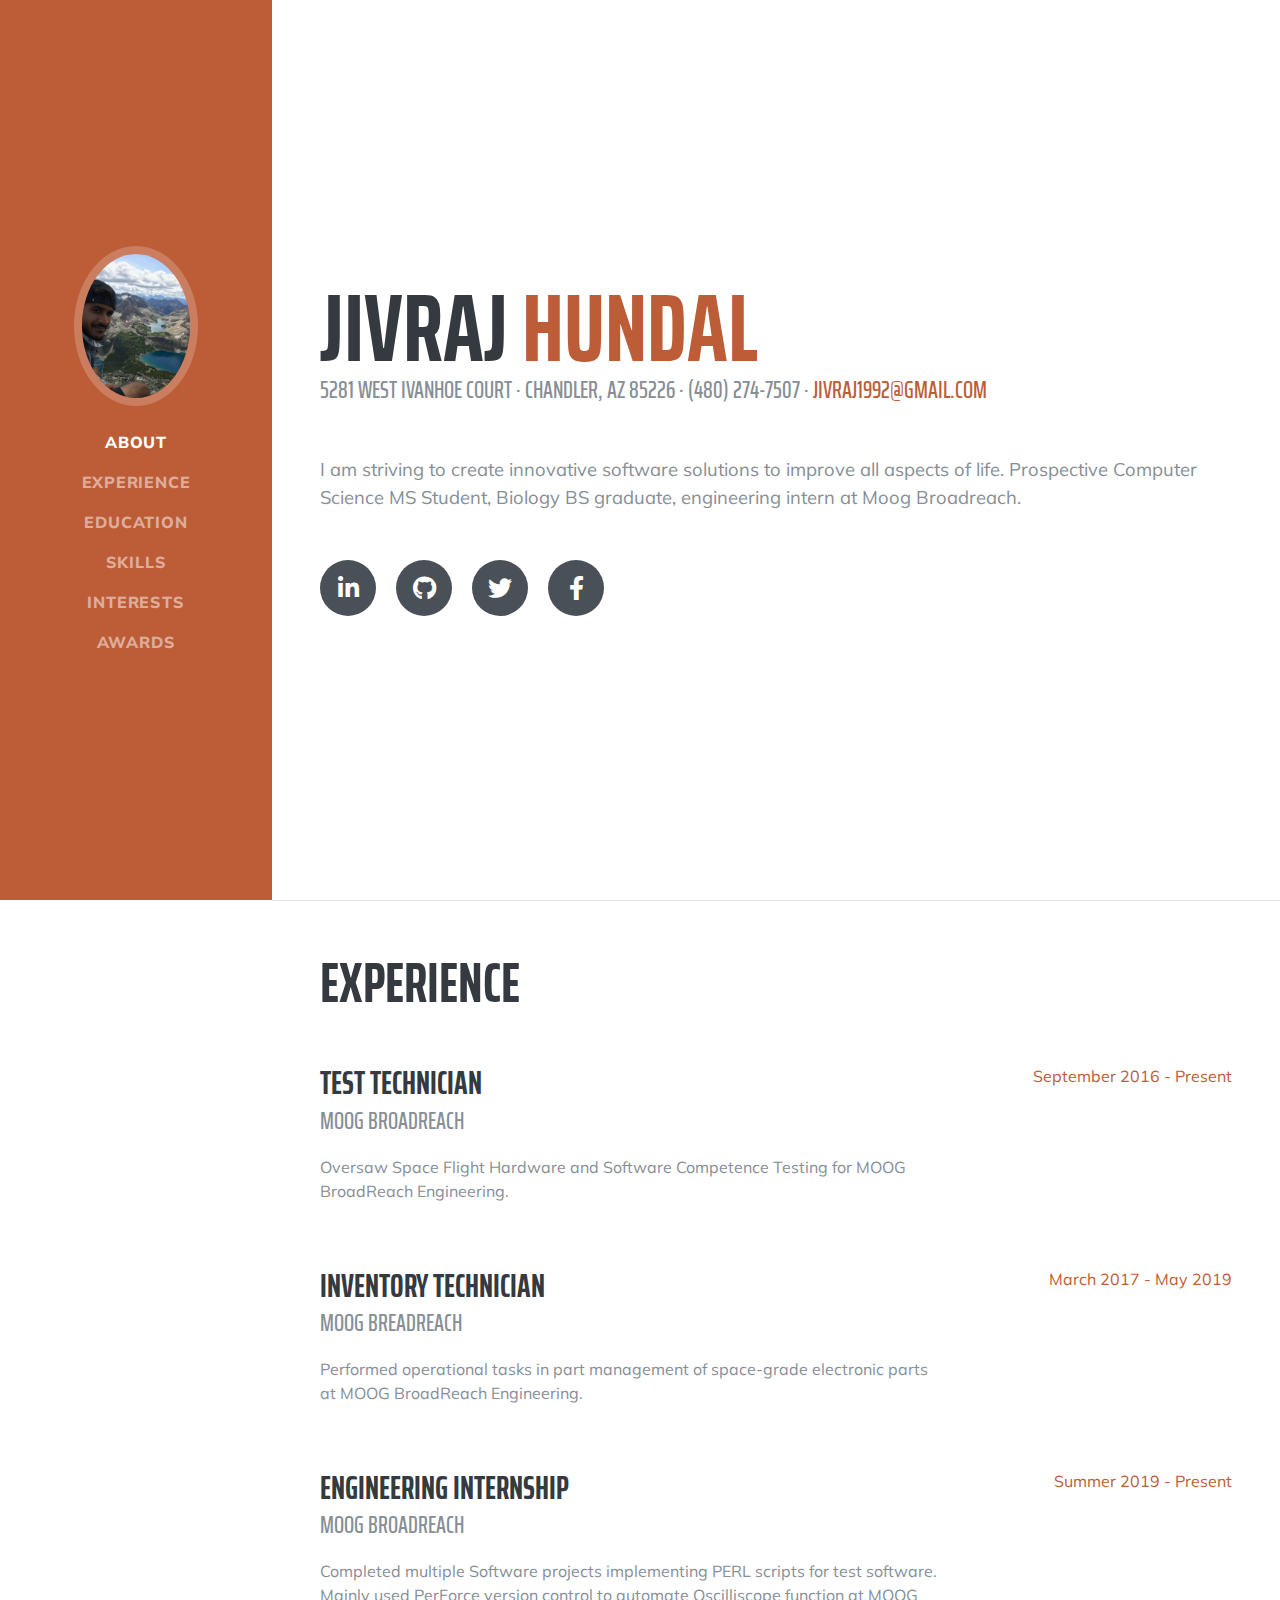
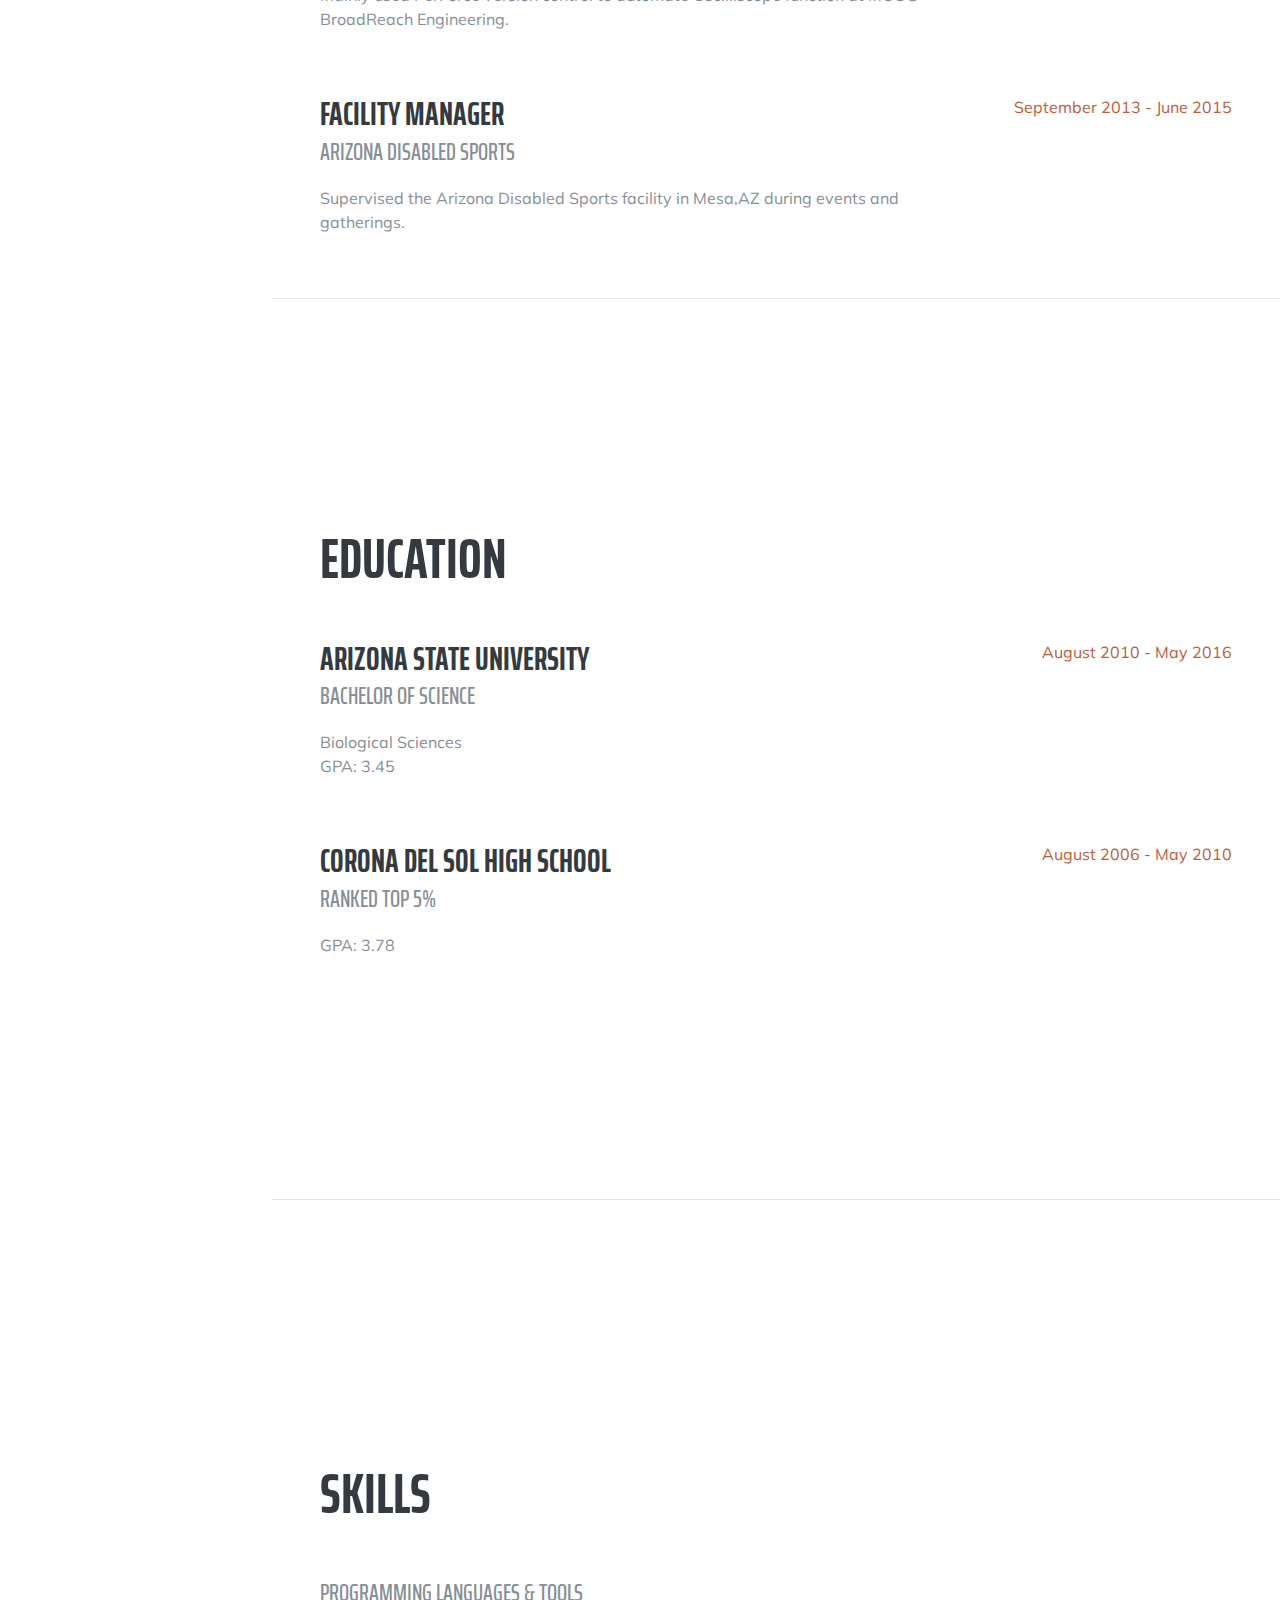
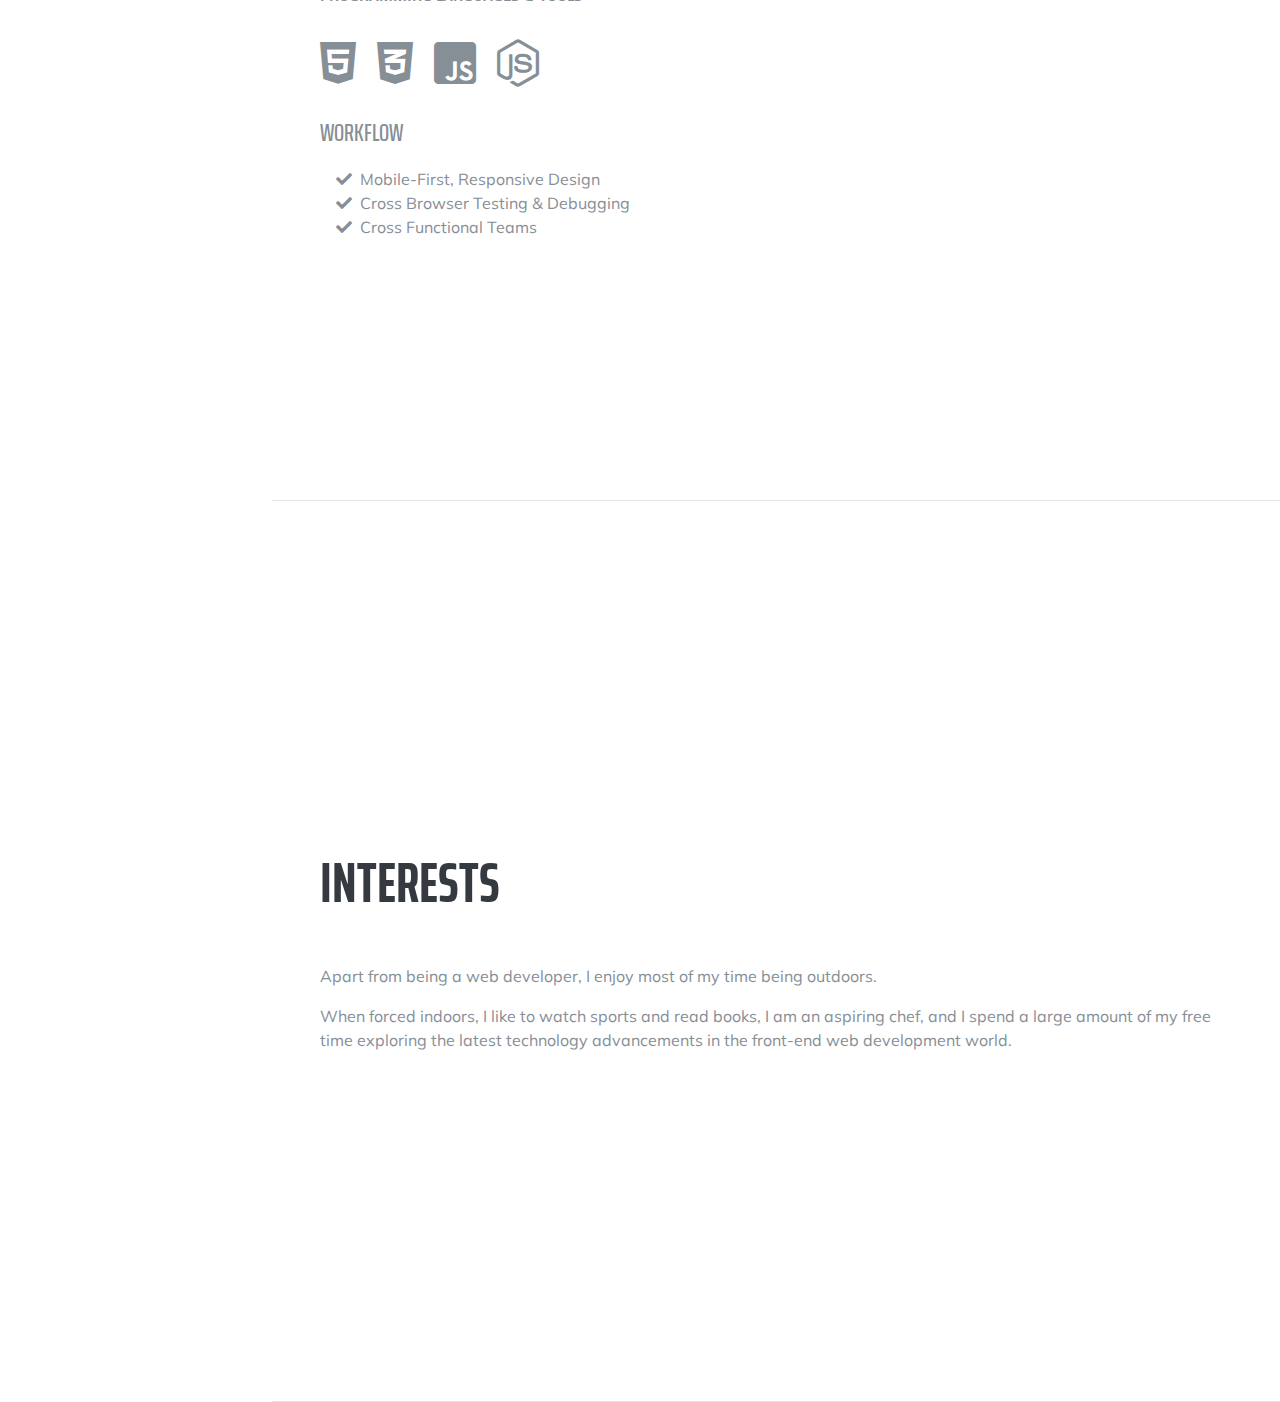
<file: index.html>
<!DOCTYPE html>
<html lang="en">

<head>

  <meta charset="utf-8">
  <meta name="viewport" content="width=device-width, initial-scale=1, shrink-to-fit=no">
  <meta name="description" content="">
  <meta name="author" content="">

  <title> Jivraj Hundal</title>

  <!-- Bootstrap core CSS -->
  <link href="vendor/bootstrap/css/bootstrap.min.css" rel="stylesheet">

  <!-- Custom fonts for this template -->
  <link href="https://fonts.googleapis.com/css?family=Saira+Extra+Condensed:500,700" rel="stylesheet">
  <link href="https://fonts.googleapis.com/css?family=Muli:400,400i,800,800i" rel="stylesheet">
  <link href="vendor/fontawesome-free/css/all.min.css" rel="stylesheet">

  <!-- Custom styles for this template -->
  <link href="css/resume.css" rel="stylesheet">

</head>

<body id="page-top">

  <nav class="navbar navbar-expand-lg navbar-dark bg-primary fixed-top" id="sideNav">
    <a class="navbar-brand js-scroll-trigger" href="#page-top">
      <span class="d-block d-lg-none">Jivraj Hundal</span>
      <span class="d-none d-lg-block">
        <img class="img-fluid img-profile rounded-circle mx-auto mb-2" src="img/profile.jpeg" alt="">
      </span>
    </a>
    <button class="navbar-toggler" type="button" data-toggle="collapse" data-target="#navbarSupportedContent" aria-controls="navbarSupportedContent" aria-expanded="false" aria-label="Toggle navigation">
      <span class="navbar-toggler-icon"></span>
    </button>
    <div class="collapse navbar-collapse" id="navbarSupportedContent">
      <ul class="navbar-nav">
        <li class="nav-item">
          <a class="nav-link js-scroll-trigger" href="#about">About</a>
        </li>
        <li class="nav-item">
          <a class="nav-link js-scroll-trigger" href="#experience">Experience</a>
        </li>
        <li class="nav-item">
          <a class="nav-link js-scroll-trigger" href="#education">Education</a>
        </li>
        <li class="nav-item">
          <a class="nav-link js-scroll-trigger" href="#skills">Skills</a>
        </li>
        <li class="nav-item">
          <a class="nav-link js-scroll-trigger" href="#interests">Interests</a>
        </li>
        <li class="nav-item">
          <a class="nav-link js-scroll-trigger" href="#awards">Awards</a>
        </li>
      </ul>
    </div>
  </nav>

  <div class="container-fluid p-0">

    <section class="resume-section p-3 p-lg-5 d-flex align-items-center" id="about">
      <div class="w-100">
        <h1 class="mb-0">Jivraj
          <span class="text-primary">Hundal</span>
        </h1>
        <div class="subheading mb-5">5281 West Ivanhoe Court · Chandler, AZ 85226 · (480) 274-7507 ·
          <a href="mailto:jivraj1992@gmail.com">jivraj1992@gmail.com</a>
        </div>
        <p class="lead mb-5">I am striving to create innovative software solutions to improve all aspects of life. Prospective Computer Science MS Student, Biology BS graduate, engineering intern at Moog Broadreach.</p>
        <div class="social-icons">
          <a href="#">
            <i class="fab fa-linkedin-in"></i>
          </a>
          <a href="#">
            <i class="fab fa-github"></i>
          </a>
          <a href="#">
            <i class="fab fa-twitter"></i>
          </a>
          <a href="#">
            <i class="fab fa-facebook-f"></i>
          </a>
        </div>
      </div>
    </section>

    <hr class="m-0">

    <section class="resume-section p-3 p-lg-5 d-flex justify-content-center" id="experience">
      <div class="w-100">
        <h2 class="mb-5">Experience</h2>

        <div class="resume-item d-flex flex-column flex-md-row justify-content-between mb-5">
          <div class="resume-content">
            <h3 class="mb-0">Test Technician</h3>
            <div class="subheading mb-3">Moog Broadreach</div>
            <p>Oversaw Space Flight Hardware and Software Competence Testing for MOOG BroadReach Engineering.</p>
          </div>
          <div class="resume-date text-md-right">
            <span class="text-primary">September 2016 - Present</span>
          </div>
        </div>

        <div class="resume-item d-flex flex-column flex-md-row justify-content-between mb-5">
          <div class="resume-content">
            <h3 class="mb-0">Inventory Technician</h3>
            <div class="subheading mb-3">Moog Breadreach</div>
            <p>Performed operational tasks in part management of space-grade electronic
          parts at MOOG BroadReach Engineering.</p>
          </div>
          <div class="resume-date text-md-right">
            <span class="text-primary">March 2017 - May 2019</span>
          </div>
        </div>

        <div class="resume-item d-flex flex-column flex-md-row justify-content-between mb-5">
          <div class="resume-content">
            <h3 class="mb-0">Engineering Internship</h3>
            <div class="subheading mb-3">Moog Broadreach</div>
            <p>Completed multiple Software projects implementing PERL scripts for test
              software. Mainly used PerForce version control to automate Oscilliscope function at MOOG BroadReach Engineering.</p>
          </div>
          <div class="resume-date text-md-right">
            <span class="text-primary">Summer 2019 - Present</span>
          </div>
        </div>

        <div class="resume-item d-flex flex-column flex-md-row justify-content-between">
          <div class="resume-content">
            <h3 class="mb-0">Facility Manager</h3>
            <div class="subheading mb-3">Arizona Disabled Sports</div>
            <p>Supervised the Arizona Disabled Sports facility in Mesa,AZ during events and gatherings. </p>
          </div>
          <div class="resume-date text-md-right">
            <span class="text-primary">September 2013 - June 2015</span>
          </div>
        </div>

      </div>

    </section>

    <hr class="m-0">

    <section class="resume-section p-3 p-lg-5 d-flex align-items-center" id="education">
      <div class="w-100">
        <h2 class="mb-5">Education</h2>

        <div class="resume-item d-flex flex-column flex-md-row justify-content-between mb-5">
          <div class="resume-content">
            <h3 class="mb-0">Arizona State University</h3>
            <div class="subheading mb-3">Bachelor of Science</div>
            <div>Biological Sciences</div>
            <p>GPA: 3.45</p>
          </div>
          <div class="resume-date text-md-right">
            <span class="text-primary">August 2010 - May 2016</span>
          </div>
        </div>

        <div class="resume-item d-flex flex-column flex-md-row justify-content-between">
          <div class="resume-content">
            <h3 class="mb-0">Corona Del Sol High School</h3>
            <div class="subheading mb-3">ranked top 5% </div>
            <p>GPA: 3.78</p>
          </div>
          <div class="resume-date text-md-right">
            <span class="text-primary">August 2006 - May 2010</span>
          </div>
        </div>

      </div>
    </section>

    <hr class="m-0">

    <section class="resume-section p-3 p-lg-5 d-flex align-items-center" id="skills">
      <div class="w-100">
        <h2 class="mb-5">Skills</h2>

        <div class="subheading mb-3">Programming Languages &amp; Tools</div>
        <ul class="list-inline dev-icons">
          <li class="list-inline-item">
            <i class="fab fa-html5"></i>
          </li>
          <li class="list-inline-item">
            <i class="fab fa-css3-alt"></i>
          </li>
          <li class="list-inline-item">
            <i class="fab fa-js-square"></i>
          </li>

          <li class="list-inline-item">
            <i class="fab fa-node-js"></i>
          </li>

        </ul>

        <div class="subheading mb-3">Workflow</div>
        <ul class="fa-ul mb-0">
          <li>
            <i class="fa-li fa fa-check"></i>
            Mobile-First, Responsive Design</li>
          <li>
            <i class="fa-li fa fa-check"></i>
            Cross Browser Testing &amp; Debugging</li>
          <li>
            <i class="fa-li fa fa-check"></i>
            Cross Functional Teams</li>
        </ul>
      </div>
    </section>

    <hr class="m-0">

    <section class="resume-section p-3 p-lg-5 d-flex align-items-center" id="interests">
      <div class="w-100">
        <h2 class="mb-5">Interests</h2>
        <p>Apart from being a web developer, I enjoy most of my time being outdoors.</p>
        <p class="mb-0">When forced indoors, I like to watch sports and read books, I am an aspiring chef, and I spend a large amount of my free time exploring the latest technology advancements in the front-end web development world.</p>
      </div>
    </section>

    <hr class="m-0">

  
  </div>

  <!-- Bootstrap core JavaScript -->
  <script src="vendor/jquery/jquery.min.js"></script>
  <script src="vendor/bootstrap/js/bootstrap.bundle.min.js"></script>

  <!-- Plugin JavaScript -->
  <script src="vendor/jquery-easing/jquery.easing.min.js"></script>

  <!-- Custom scripts for this template -->
  <script src="js/resume.js"></script>

</body>

</html>
</file>
<file: css/resume.css>
/*!
 * Start Bootstrap - Resume v5.0.8 (https://startbootstrap.com/template-overviews/resume)
 * Copyright 2013-2019 Start Bootstrap
 * Licensed under MIT (https://github.com/BlackrockDigital/startbootstrap-resume/blob/master/LICENSE)
 */

body {
  font-family: 'Muli', -apple-system, BlinkMacSystemFont, 'Segoe UI', Roboto, 'Helvetica Neue', Arial, sans-serif, 'Apple Color Emoji', 'Segoe UI Emoji', 'Segoe UI Symbol', 'Noto Color Emoji';
  padding-top: 54px;
  color: #868e96;
}

@media (min-width: 992px) {
  body {
    padding-top: 0;
    padding-left: 17rem;
  }
}

h1,
h2,
h3,
h4,
h5,
h6 {
  font-family: 'Saira Extra Condensed', -apple-system, BlinkMacSystemFont, 'Segoe UI', Roboto, 'Helvetica Neue', Arial, sans-serif, 'Apple Color Emoji', 'Segoe UI Emoji', 'Segoe UI Symbol', 'Noto Color Emoji';
  font-weight: 700;
  text-transform: uppercase;
  color: #343a40;
}

h1 {
  font-size: 6rem;
  line-height: 5.5rem;
}

h2 {
  font-size: 3.5rem;
}

h3 {
  font-size: 2rem;
}

p.lead {
  font-size: 1.15rem;
  font-weight: 400;
}

.subheading {
  text-transform: uppercase;
  font-weight: 500;
  font-family: 'Saira Extra Condensed', -apple-system, BlinkMacSystemFont, 'Segoe UI', Roboto, 'Helvetica Neue', Arial, sans-serif, 'Apple Color Emoji', 'Segoe UI Emoji', 'Segoe UI Symbol', 'Noto Color Emoji';
  font-size: 1.5rem;
}

.social-icons a {
  display: inline-block;
  height: 3.5rem;
  width: 3.5rem;
  background-color: #495057;
  color: #fff !important;
  border-radius: 100%;
  text-align: center;
  font-size: 1.5rem;
  line-height: 3.5rem;
  margin-right: 1rem;
}

.social-icons a:last-child {
  margin-right: 0;
}

.social-icons a:hover {
  background-color: #BD5D38;
}

.dev-icons {
  font-size: 3rem;
}

.dev-icons .list-inline-item i:hover {
  color: #BD5D38;
}

#sideNav .navbar-nav .nav-item .nav-link {
  font-weight: 800;
  letter-spacing: 0.05rem;
  text-transform: uppercase;
}

#sideNav .navbar-toggler:focus {
  outline-color: #d48a6e;
}

@media (min-width: 992px) {
  #sideNav {
    text-align: center;
    position: fixed;
    top: 0;
    left: 0;
    display: flex;
    flex-direction: column;
    width: 17rem;
    height: 100vh;
  }
  #sideNav .navbar-brand {
    display: flex;
    margin: auto auto 0;
    padding: 0.5rem;
  }
  #sideNav .navbar-brand .img-profile {
    max-width: 10rem;
    max-height: 10rem;
    border: 0.5rem solid rgba(255, 255, 255, 0.2);
  }
  #sideNav .navbar-collapse {
    display: flex;
    align-items: flex-start;
    flex-grow: 0;
    width: 100%;
    margin-bottom: auto;
  }
  #sideNav .navbar-collapse .navbar-nav {
    flex-direction: column;
    width: 100%;
  }
  #sideNav .navbar-collapse .navbar-nav .nav-item {
    display: block;
  }
  #sideNav .navbar-collapse .navbar-nav .nav-item .nav-link {
    display: block;
  }
}

section.resume-section {
  padding-top: 5rem !important;
  padding-bottom: 5rem !important;
  max-width: 75rem;
}

section.resume-section .resume-item .resume-date {
  min-width: none;
}

@media (min-width: 768px) {
  section.resume-section {
    min-height: 100vh;
  }
  section.resume-section .resume-item .resume-date {
    min-width: 18rem;
  }
}

@media (min-width: 992px) {
  section.resume-section {
    padding-top: 3rem !important;
    padding-bottom: 3rem !important;
  }
}

.bg-primary {
  background-color: #BD5D38 !important;
}

.text-primary {
  color: #BD5D38 !important;
}

a {
  color: #BD5D38;
}

a:hover, a:focus, a:active {
  color: #824027;
}
</file>
